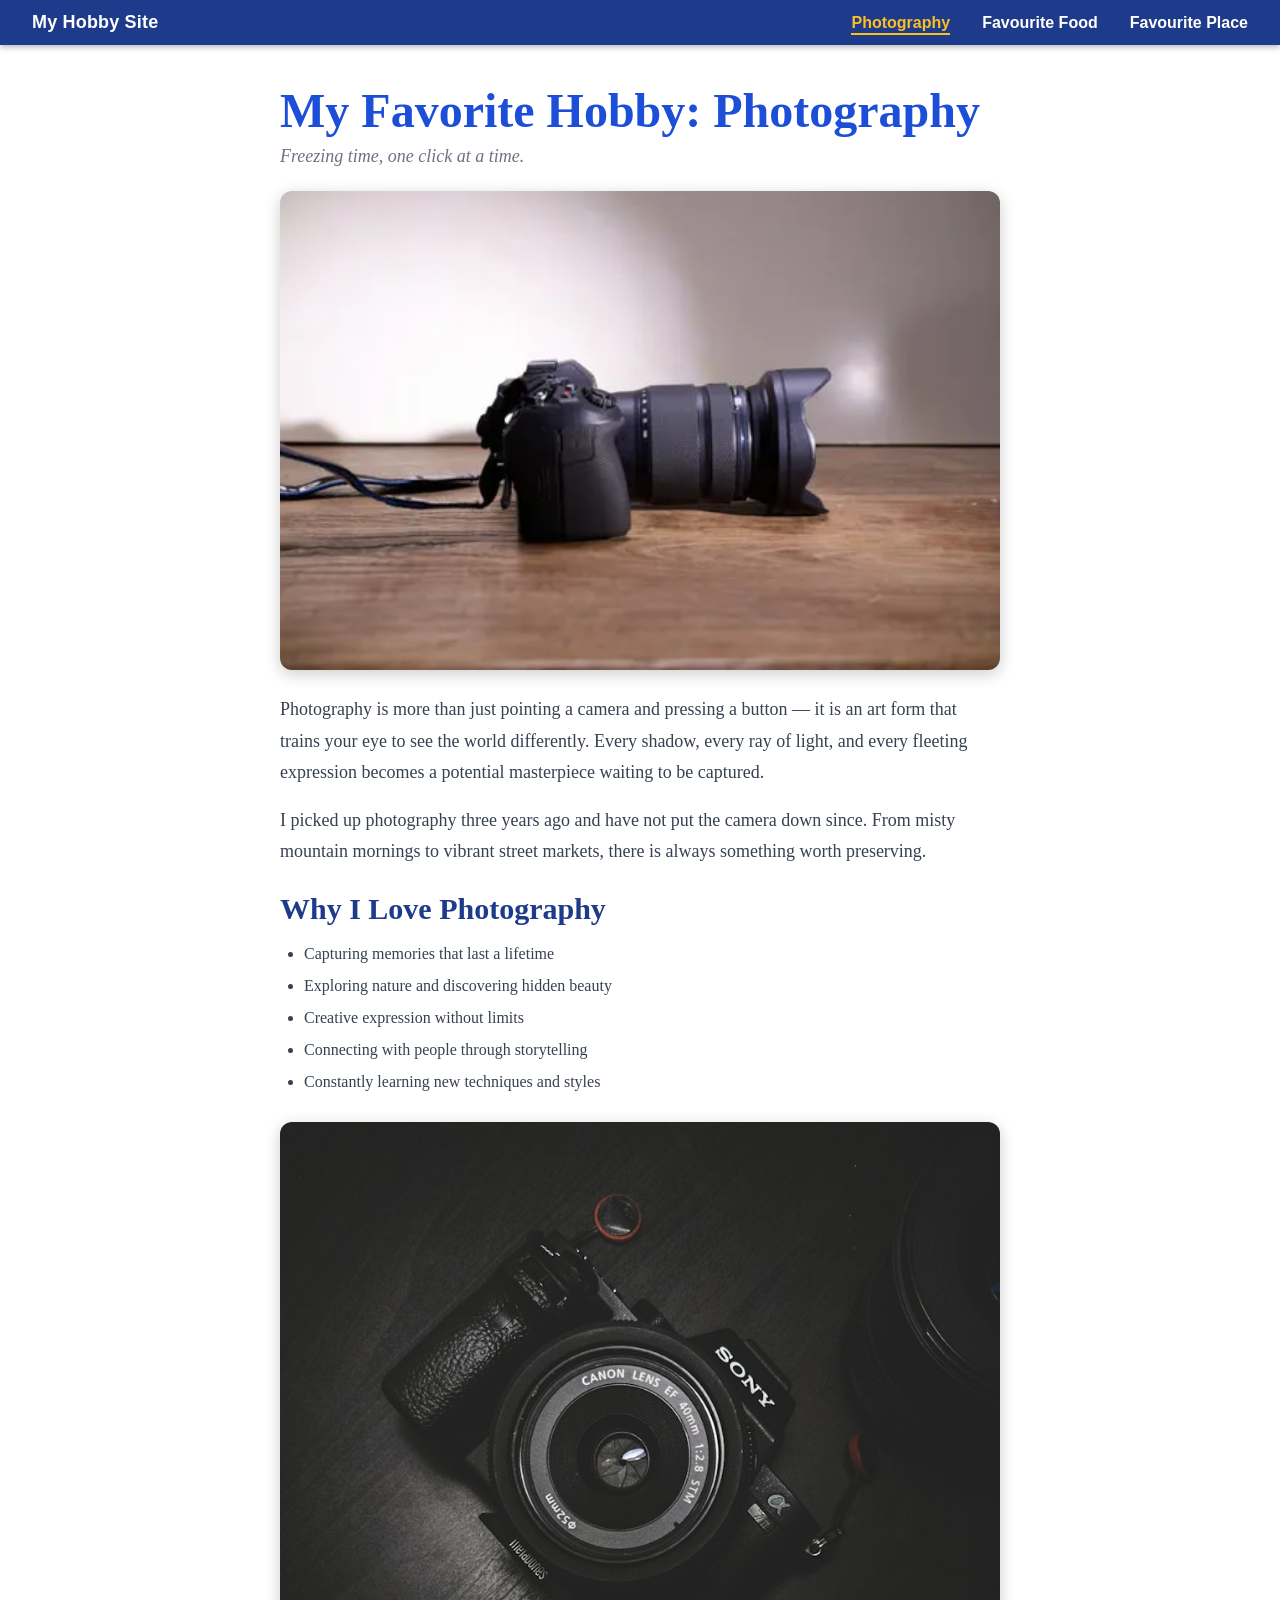
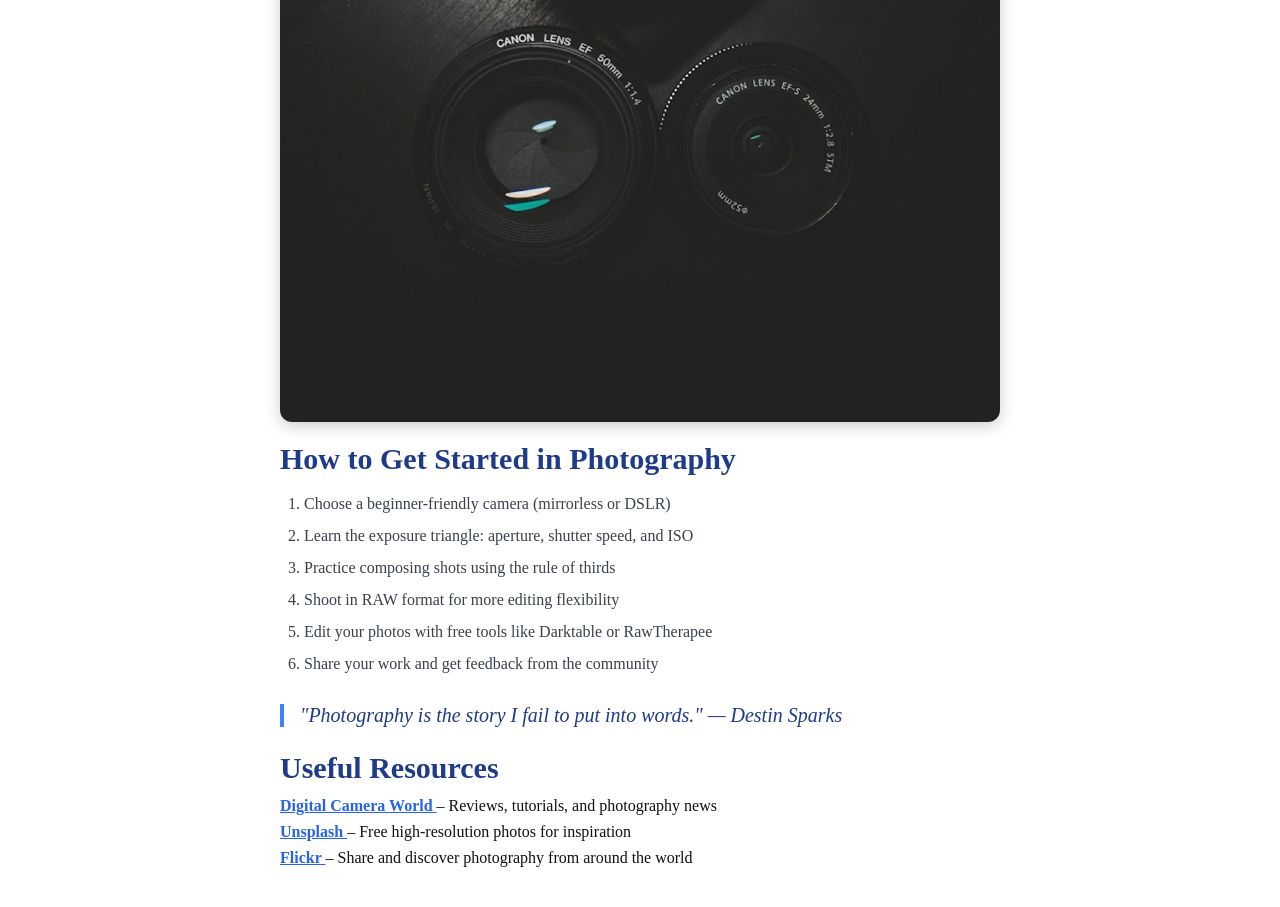
<file: index.html>
<!DOCTYPE html>
<html lang="en">
<head>
  <meta charset="UTF-8" />
  <meta name="viewport" content="width=device-width, initial-scale=1.0" />
  <title>Photography – My Hobby Site</title>
  <link rel="stylesheet" href="css/style.css" />
</head>
<body>

  <!-- ===== Navbar ===== -->
  <nav aria-label="Main navigation">
    <div class="nav-top">
      <span class="nav-brand">My Hobby Site</span>

      <button class="hamburger" id="hamburger" aria-label="Toggle menu" aria-expanded="false" aria-controls="nav-mobile">
        <!-- icon injected by JS -->
      </button>

      <ul class="nav-links" role="list">
        <li><a href="index.html" class="active">Photography</a></li>
        <li><a href="food.html">Favourite Food</a></li>
        <li><a href="place.html">Favourite Place</a></li>
      </ul>
    </div>

    
    <!-- Mobile dropdown -->
    <div class="nav-mobile" id="nav-mobile" role="navigation">
      <a href="index.html" class="active">Photography</a>
      <a href="food.html">Favourite Food</a>
      <a href="place.html">Favourite Place</a>
    </div>
  </nav>

  <!-- ===== Page Content ===== -->
  <main class="page font-serif">

    <h1>My Favorite Hobby: Photography</h1>
    <p class="subtitle">Freezing time, one click at a time.</p>

    <img src="assets/camera1.webp" alt="Camera on a wooden table" />

    <p class="body-text">
      Photography is more than just pointing a camera and pressing a button — it is an art form
      that trains your eye to see the world differently. Every shadow, every ray of light, and
      every fleeting expression becomes a potential masterpiece waiting to be captured.
    </p>
    <p class="body-text">
      I picked up photography three years ago and have not put the camera down since. From misty
      mountain mornings to vibrant street markets, there is always something worth preserving.
    </p>

    <h2>Why I Love Photography</h2>
    <ul class="disc-list">
      <li>Capturing memories that last a lifetime</li>
      <li>Exploring nature and discovering hidden beauty</li>
      <li>Creative expression without limits</li>
      <li>Connecting with people through storytelling</li>
      <li>Constantly learning new techniques and styles</li>
    </ul>

    <img src="assets/camera2.jpeg" alt="Photographer in nature" class="my-img" />

    <h2>How to Get Started in Photography</h2>
    <ol class="decimal-list">
      <li>Choose a beginner-friendly camera (mirrorless or DSLR)</li>
      <li>Learn the exposure triangle: aperture, shutter speed, and ISO</li>
      <li>Practice composing shots using the rule of thirds</li>
      <li>Shoot in RAW format for more editing flexibility</li>
      <li>Edit your photos with free tools like Darktable or RawTherapee</li>
      <li>Share your work and get feedback from the community</li>
    </ol>

    <blockquote>
      "Photography is the story I fail to put into words." — Destin Sparks
    </blockquote>

    <h2>Useful Resources</h2>
    <ul class="link-list">
      <li>
        <a href="https://www.digitalcameraworld.com/" target="_blank" rel="noreferrer">
          Digital Camera World
        </a>
        – Reviews, tutorials, and photography news
      </li>
      <li>
        <a href="https://unsplash.com/" target="_blank" rel="noreferrer">
          Unsplash
        </a>
        – Free high-resolution photos for inspiration
      </li>
      <li>
        <a href="https://www.flickr.com/" target="_blank" rel="noreferrer">
          Flickr
        </a>
        – Share and discover photography from around the world
      </li>
    </ul>

  </main>

  <script src="js/nav.js"></script>
</body>
</html>
</file>
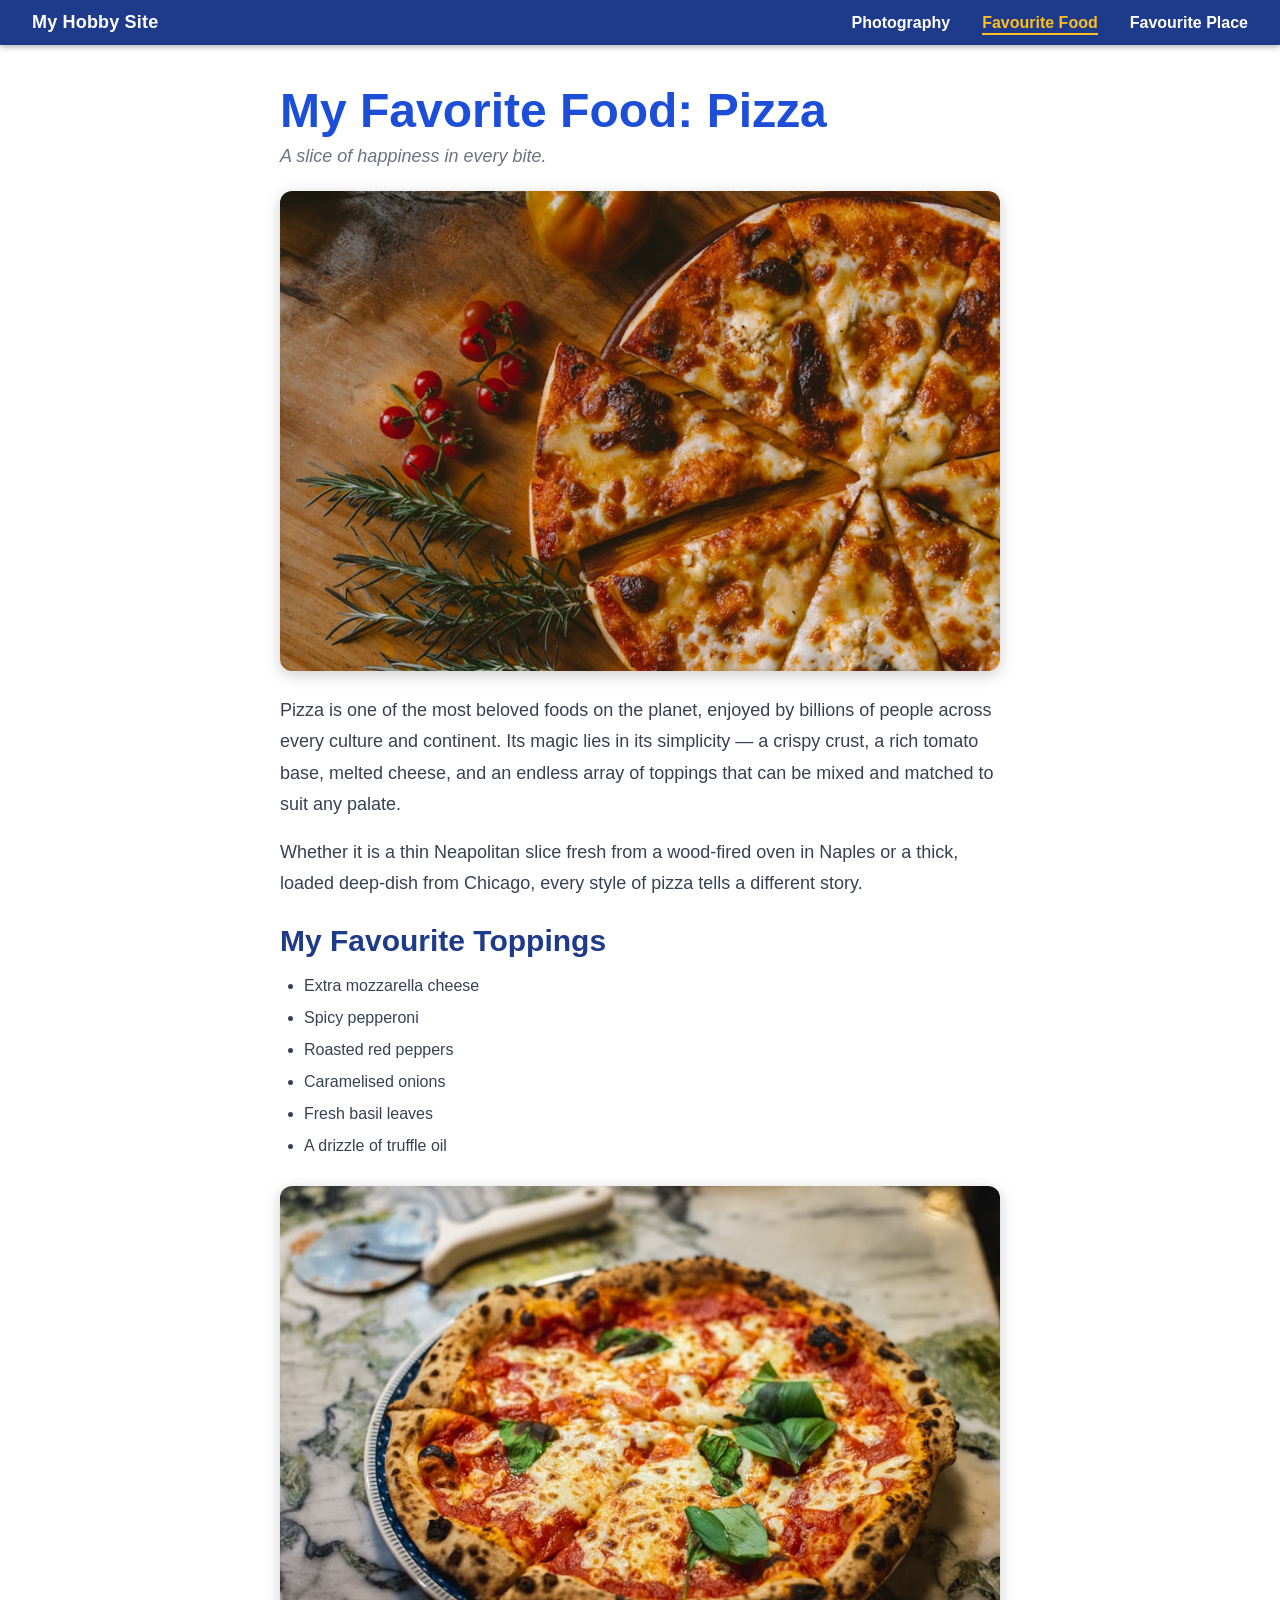
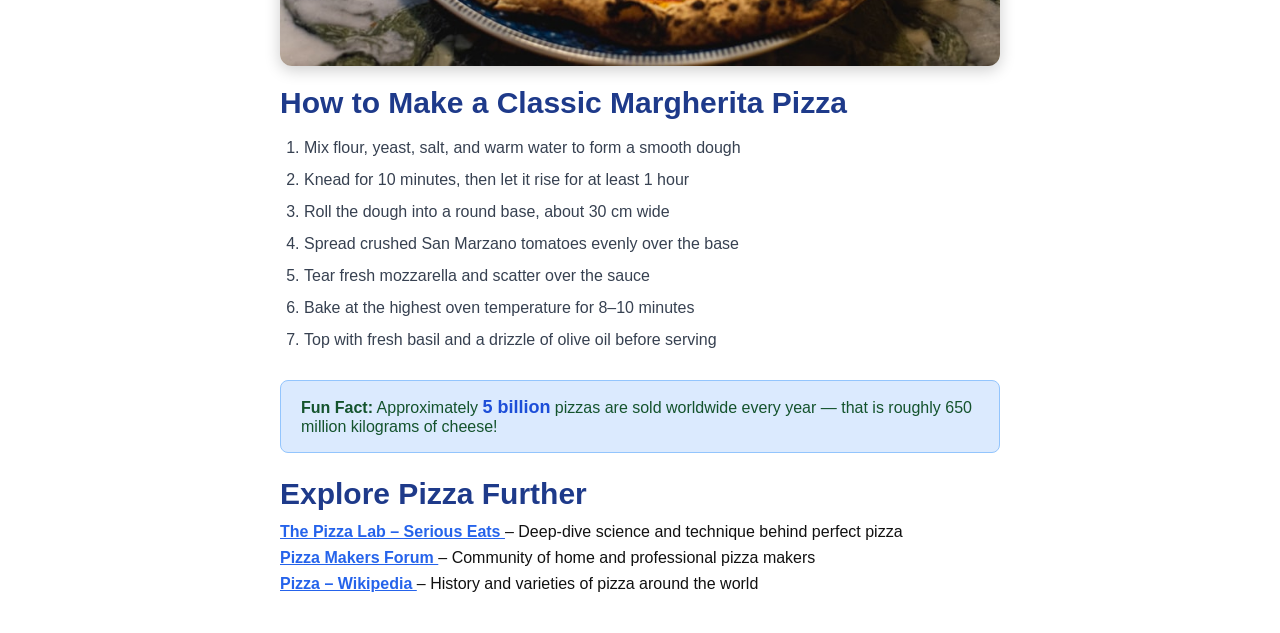
<file: food.html>
<!DOCTYPE html>
<html lang="en">
<head>
  <meta charset="UTF-8" />
  <meta name="viewport" content="width=device-width, initial-scale=1.0" />
  <title>Favourite Food – My Hobby Site</title>
  <link rel="stylesheet" href="css/style.css" />
</head>
<body>

  <!-- ===== Navbar ===== -->
  <nav aria-label="Main navigation">
    <div class="nav-top">
      <span class="nav-brand">My Hobby Site</span>

      <button class="hamburger" id="hamburger" aria-label="Toggle menu" aria-expanded="false" aria-controls="nav-mobile">
        <!-- icon injected by JS -->
      </button>

      <ul class="nav-links" role="list">
        <li><a href="index.html">Photography</a></li>
        <li><a href="food.html" class="active">Favourite Food</a></li>
        <li><a href="place.html">Favourite Place</a></li>
      </ul>
    </div>

    <!-- Mobile dropdown -->
    <div class="nav-mobile" id="nav-mobile" role="navigation">
      <a href="index.html">Photography</a>
      <a href="food.html" class="active">Favourite Food</a>
      <a href="place.html">Favourite Place</a>
    </div>
  </nav>

  <!-- ===== Page Content ===== -->
  <main class="page">

    <h1>My Favorite Food: Pizza</h1>
    <p class="subtitle">A slice of happiness in every bite.</p>

    <img src="assets/pizza.jpeg" alt="Freshly baked pizza" />

    <p class="body-text">
      Pizza is one of the most beloved foods on the planet, enjoyed by billions of people across
      every culture and continent. Its magic lies in its simplicity — a crispy crust, a rich
      tomato base, melted cheese, and an endless array of toppings that can be mixed and matched
      to suit any palate.
    </p>
    <p class="body-text">
      Whether it is a thin Neapolitan slice fresh from a wood-fired oven in Naples or a thick,
      loaded deep-dish from Chicago, every style of pizza tells a different story.
    </p>

    <h2>My Favourite Toppings</h2>
    <ul class="disc-list">
      <li>Extra mozzarella cheese</li>
      <li>Spicy pepperoni</li>
      <li>Roasted red peppers</li>
      <li>Caramelised onions</li>
      <li>Fresh basil leaves</li>
      <li>A drizzle of truffle oil</li>
    </ul>

    <img src="assets/pizza2.jpeg" alt="Pizza being prepared" class="my-img" />

    <h2>How to Make a Classic Margherita Pizza</h2>
    <ol class="decimal-list">
      <li>Mix flour, yeast, salt, and warm water to form a smooth dough</li>
      <li>Knead for 10 minutes, then let it rise for at least 1 hour</li>
      <li>Roll the dough into a round base, about 30 cm wide</li>
      <li>Spread crushed San Marzano tomatoes evenly over the base</li>
      <li>Tear fresh mozzarella and scatter over the sauce</li>
      <li>Bake at the highest oven temperature for 8–10 minutes</li>
      <li>Top with fresh basil and a drizzle of olive oil before serving</li>
    </ol>

    <p class="highlight-box green-text">
      <strong>Fun Fact:</strong> Approximately
      <span class="highlight-number">5 billion</span> pizzas
      are sold worldwide every year — that is roughly 650 million kilograms of cheese!
    </p>

    <h2>Explore Pizza Further</h2>
    <ul class="link-list">
      <li>
        <a href="https://www.seriouseats.com/the-pizza-lab" target="_blank" rel="noreferrer">
          The Pizza Lab – Serious Eats
        </a>
        – Deep-dive science and technique behind perfect pizza
      </li>
      <li>
        <a href="https://www.pizzamakersforum.com/" target="_blank" rel="noreferrer">
          Pizza Makers Forum
        </a>
        – Community of home and professional pizza makers
      </li>
      <li>
        <a href="https://en.wikipedia.org/wiki/Pizza" target="_blank" rel="noreferrer">
          Pizza – Wikipedia
        </a>
        – History and varieties of pizza around the world
      </li>
    </ul>

  </main>

  <script src="js/nav.js"></script>
</body>
</html>
</file>
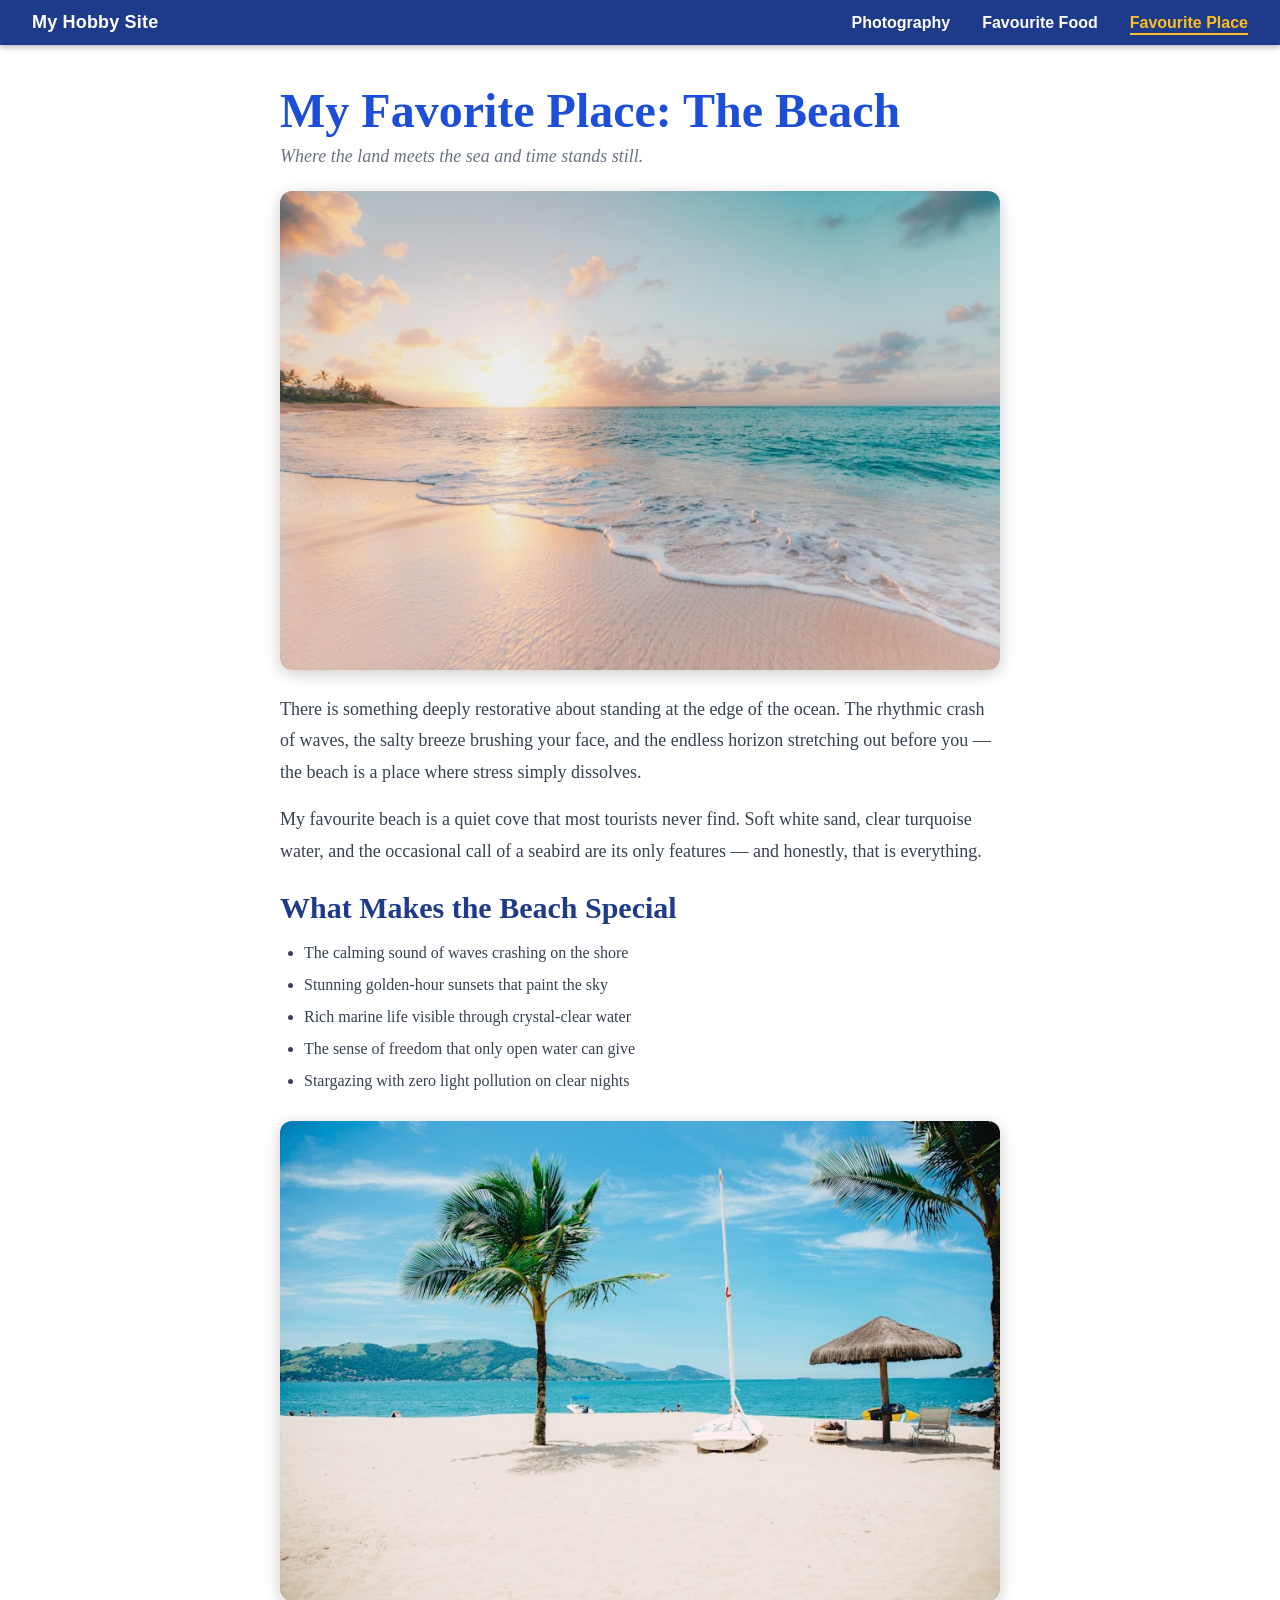
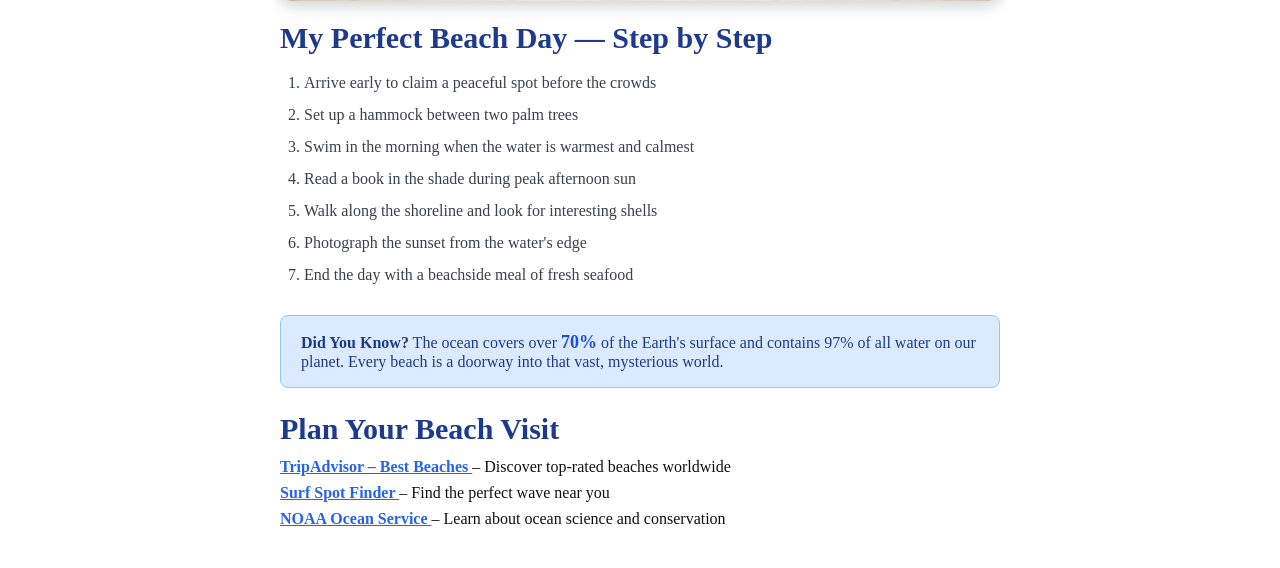
<file: place.html>
<!DOCTYPE html>
<html lang="en">
<head>
  <meta charset="UTF-8" />
  <meta name="viewport" content="width=device-width, initial-scale=1.0" />
  <title>Favourite Place – My Hobby Site</title>
  <link rel="stylesheet" href="css/style.css" />
</head>
<body>

  <!-- ===== Navbar ===== -->
  <nav aria-label="Main navigation">
    <div class="nav-top">
      <span class="nav-brand">My Hobby Site</span>

      <button class="hamburger" id="hamburger" aria-label="Toggle menu" aria-expanded="false" aria-controls="nav-mobile">
        <!-- icon injected by JS -->
      </button>

      <ul class="nav-links" role="list">
        <li><a href="index.html">Photography</a></li>
        <li><a href="food.html">Favourite Food</a></li>
        <li><a href="place.html" class="active">Favourite Place</a></li>
      </ul>
    </div>

    <!-- Mobile dropdown -->
    <div class="nav-mobile" id="nav-mobile" role="navigation">
      <a href="index.html">Photography</a>
      <a href="food.html">Favourite Food</a>
      <a href="place.html" class="active">Favourite Place</a>
    </div>
  </nav>

  <!-- ===== Page Content ===== -->
  <main class="page font-serif">

    <h1>My Favorite Place: The Beach</h1>
    <p class="subtitle">Where the land meets the sea and time stands still.</p>

    <img src="assets/places.jpeg" alt="Tropical beach with clear blue water" />

    <p class="body-text">
      There is something deeply restorative about standing at the edge of the ocean. The rhythmic
      crash of waves, the salty breeze brushing your face, and the endless horizon stretching out
      before you — the beach is a place where stress simply dissolves.
    </p>
    <p class="body-text">
      My favourite beach is a quiet cove that most tourists never find. Soft white sand, clear
      turquoise water, and the occasional call of a seabird are its only features — and honestly,
      that is everything.
    </p>

    <h2>What Makes the Beach Special</h2>
    <ul class="disc-list">
      <li>The calming sound of waves crashing on the shore</li>
      <li>Stunning golden-hour sunsets that paint the sky</li>
      <li>Rich marine life visible through crystal-clear water</li>
      <li>The sense of freedom that only open water can give</li>
      <li>Stargazing with zero light pollution on clear nights</li>
    </ul>

    <img src="assets/places2.jpeg" alt="Sunset over the ocean" class="my-img" />

    <h2>My Perfect Beach Day — Step by Step</h2>
    <ol class="decimal-list">
      <li>Arrive early to claim a peaceful spot before the crowds</li>
      <li>Set up a hammock between two palm trees</li>
      <li>Swim in the morning when the water is warmest and calmest</li>
      <li>Read a book in the shade during peak afternoon sun</li>
      <li>Walk along the shoreline and look for interesting shells</li>
      <li>Photograph the sunset from the water's edge</li>
      <li>End the day with a beachside meal of fresh seafood</li>
    </ol>

    <p class="highlight-box">
      <strong>Did You Know?</strong> The ocean covers over
      <span class="highlight-number">70%</span>
      of the Earth's surface and contains 97% of all water on our planet.
      Every beach is a doorway into that vast, mysterious world.
    </p>

    <h2>Plan Your Beach Visit</h2>
    <ul class="link-list">
      <li>
        <a href="https://www.tripadvisor.com/Beaches" target="_blank" rel="noreferrer">
          TripAdvisor – Best Beaches
        </a>
        – Discover top-rated beaches worldwide
      </li>
      <li>
        <a href="https://www.surfertoday.com/surfing/surf-spot-finder" target="_blank" rel="noreferrer">
          Surf Spot Finder
        </a>
        – Find the perfect wave near you
      </li>
      <li>
        <a href="https://oceanservice.noaa.gov/" target="_blank" rel="noreferrer">
          NOAA Ocean Service
        </a>
        – Learn about ocean science and conservation
      </li>
    </ul>

  </main>

  <script src="js/nav.js"></script>
</body>
</html>
</file>
<file: css/style.css>
/* ============================================================
   Global Reset & Base
   ============================================================ */
*, *::before, *::after {
  box-sizing: border-box;
  margin: 0;
  padding: 0;
}

body {
  font-family: sans-serif;
  background-color: #fff;
  color: #111;
  min-height: 100vh;
}

/* ============================================================
   Navbar
   ============================================================ */
nav {
  background-color: #1e3a8a; /* blue-900 */
  box-shadow: 0 2px 6px rgba(0,0,0,0.3);
}

.nav-top {
  display: flex;
  align-items: center;
  justify-content: space-between;
  padding: 0.75rem 2rem;
}

.nav-brand {
  color: #fff;
  font-weight: 700;
  font-size: 1.125rem;
  letter-spacing: 0.01em;
}

/* Desktop links */
.nav-links {
  display: flex;
  align-items: center;
  gap: 2rem;
  list-style: none;
}

.nav-links a {
  color: #fff;
  font-weight: 700;
  font-size: 1rem;
  text-decoration: none;
  padding-bottom: 2px;
  border-bottom: 2px solid transparent;
  transition: color 0.2s, border-color 0.2s;
}

.nav-links a:hover {
  color: #fde68a; /* amber-200 */
}

.nav-links a.active {
  color: #fbbf24; /* amber-400 */
  border-bottom-color: #fbbf24;
}

/* Hamburger button */
.hamburger {
  display: none;
  background: none;
  border: none;
  cursor: pointer;
  color: #fff;
  padding: 0.25rem;
}

.hamburger svg {
  width: 1.5rem;
  height: 1.5rem;
  stroke: currentColor;
  fill: none;
  stroke-linecap: round;
  stroke-linejoin: round;
  stroke-width: 2;
  display: block;
}

/* Mobile dropdown */
.nav-mobile {
  display: none;
  flex-direction: column;
  background-color: #1d4ed8; /* blue-800-ish */
  padding: 0 1rem 1rem;
}

.nav-mobile.open {
  display: flex;
}

.nav-mobile a {
  color: #fff;
  font-weight: 600;
  font-size: 1rem;
  text-decoration: none;
  padding: 0.75rem 0;
  border-bottom: 1px solid #3b5bdb;
}

.nav-mobile a:last-child {
  border-bottom: none;
}

.nav-mobile a.active {
  color: #fbbf24;
  font-weight: 700;
}

/* ============================================================
   Responsive breakpoint — mobile
   ============================================================ */
@media (max-width: 639px) {
  .nav-top {
    padding: 0.75rem 1rem;
  }

  .nav-brand {
    font-size: 1rem;
  }

  .hamburger {
    display: block;
  }

  .nav-links {
    display: none;
  }
}

/* ============================================================
   Page Content Container
   ============================================================ */
.page {
  max-width: 48rem;
  margin: 0 auto;
  padding: 2.5rem 1.5rem;
}

@media (max-width: 639px) {
  .page {
    padding: 1.5rem 1rem;
  }
}

/* ============================================================
   Typography — serif pages (Photography, Place)
   ============================================================ */
.font-serif {
  font-family: Georgia, 'Times New Roman', serif;
}

/* ============================================================
   Headings
   ============================================================ */
.page h1 {
  font-size: 3rem;
  font-weight: 700;
  color: #1d4ed8; /* blue-700 */
  margin-bottom: 0.5rem;
  line-height: 1.1;
}

.page .subtitle {
  font-size: 1.125rem;
  color: #6b7280; /* gray-500 */
  font-style: italic;
  margin-bottom: 1.5rem;
}

.page h2 {
  font-size: 1.875rem;
  font-weight: 600;
  color: #1e3a8a; /* blue-800 */
  margin-bottom: 0.75rem;
}

@media (max-width: 639px) {
  .page h1 {
    font-size: 1.875rem;
  }

  .page .subtitle {
    font-size: 1rem;
    margin-bottom: 1.25rem;
  }

  .page h2 {
    font-size: 1.5rem;
  }
}

/* ============================================================
   Images
   ============================================================ */
.page img {
  width: 100%;
  border-radius: 0.75rem;
  box-shadow: 0 4px 16px rgba(0,0,0,0.2);
  display: block;
  margin-bottom: 1.5rem;
}

.page img.my-img {
  margin-top: 1.25rem;
  margin-bottom: 1.25rem;
}

@media (max-width: 639px) {
  .page img {
    margin-bottom: 1.25rem;
  }

  .page img.my-img {
    margin-top: 1rem;
    margin-bottom: 1rem;
  }
}

/* ============================================================
   Body paragraphs
   ============================================================ */
.page p.body-text {
  font-size: 1.125rem;
  line-height: 1.75;
  color: #374151; /* gray-700 */
  margin-bottom: 1rem;
}

.page p.body-text + p.body-text {
  margin-bottom: 1.5rem;
}

@media (max-width: 639px) {
  .page p.body-text {
    font-size: 1rem;
  }
}

/* ============================================================
   Lists
   ============================================================ */
.page ul.disc-list,
.page ol.decimal-list {
  padding-left: 1.5rem;
  color: #374151;
  font-size: 1rem;
  line-height: 2;
  margin-bottom: 1.5rem;
}

.page ul.disc-list {
  list-style-type: disc;
}

.page ol.decimal-list {
  list-style-type: decimal;
}

@media (max-width: 639px) {
  .page ul.disc-list,
  .page ol.decimal-list {
    font-size: 0.875rem;
  }
}

/* ============================================================
   Blockquote
   ============================================================ */
.page blockquote {
  border-left: 4px solid #3b82f6; /* blue-500 */
  padding-left: 1rem;
  margin: 1.5rem 0;
  color: #1e3a8a; /* blue-900 */
  font-style: italic;
  font-size: 1.25rem;
}

@media (max-width: 639px) {
  .page blockquote {
    font-size: 1rem;
    margin: 1.25rem 0;
  }
}

/* ============================================================
   Highlight Box (Fun Fact / Did You Know)
   ============================================================ */
.highlight-box {
  background-color: #dbeafe; /* blue-100 */
  border: 1px solid #93c5fd; /* blue-300 */
  border-radius: 0.5rem;
  padding: 1rem 1.25rem;
  font-size: 1rem;
  color: #1e3a8a; /* blue-900 */
  margin: 1.5rem 0;
}

.highlight-box.green-text {
  color: #14532d; /* green-900 */
}

.highlight-box .highlight-number {
  color: #1d4ed8; /* blue-700 */
  font-weight: 700;
  font-size: 1.125rem;
}

@media (max-width: 639px) {
  .highlight-box {
    font-size: 0.875rem;
    padding: 0.75rem 1rem;
    margin: 1.25rem 0;
  }

  .highlight-box .highlight-number {
    font-size: 1rem;
  }
}

/* ============================================================
   Resource / Link Lists
   ============================================================ */
.page .link-list {
  list-style: none;
  padding: 0;
  display: flex;
  flex-direction: column;
  gap: 0.5rem;
  font-size: 1rem;
}

.page .link-list a {
  color: #2563eb; /* blue-600 */
  text-decoration: underline;
  font-weight: 700;
  transition: color 0.15s;
}

.page .link-list a:hover {
  color: #1e40af; /* blue-800 */
}

@media (max-width: 639px) {
  .page .link-list {
    font-size: 0.875rem;
  }
}
</file>
